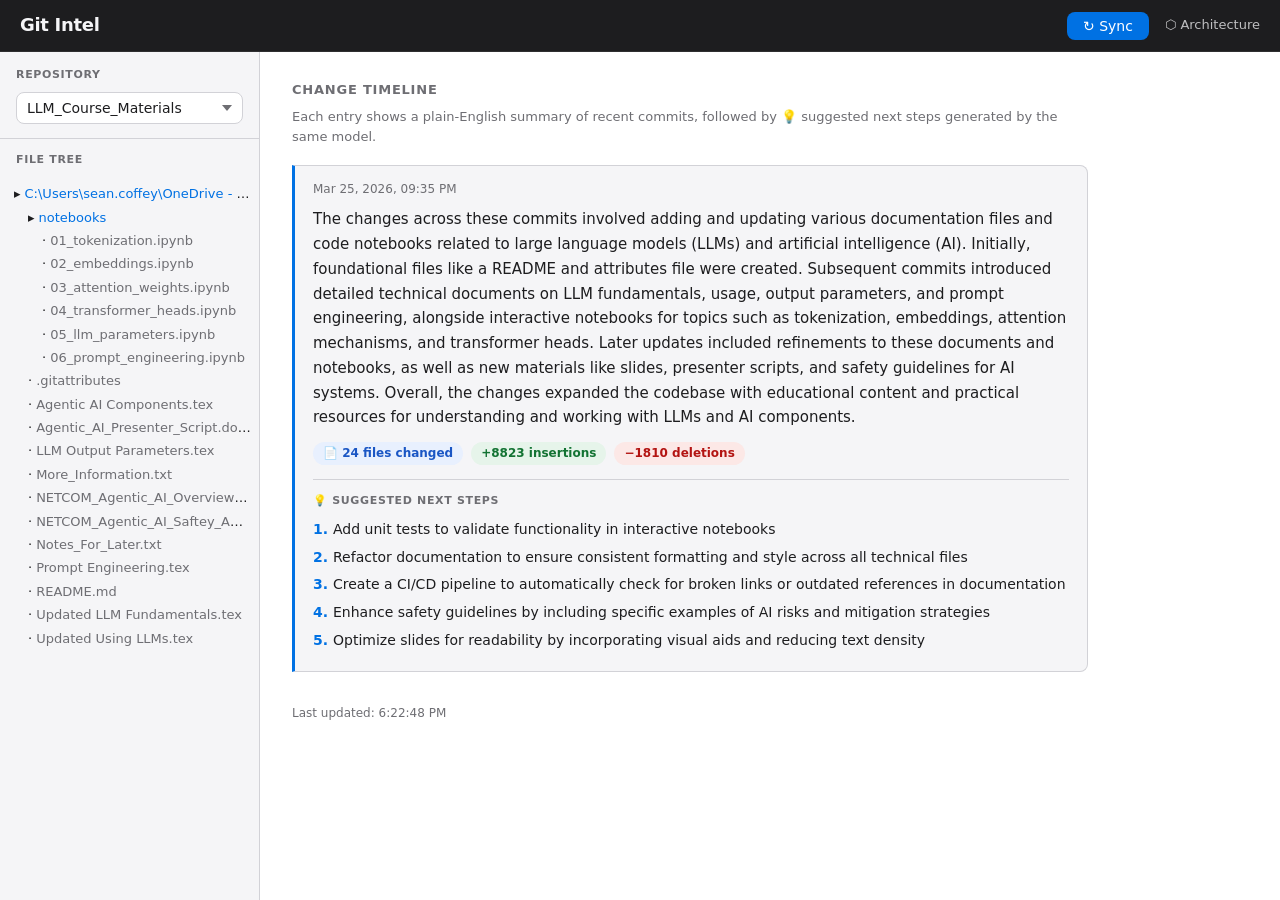
<file: dashboard/index.html>
<!DOCTYPE html>
<html lang="en">
<head>
  <meta charset="UTF-8" />
  <meta name="viewport" content="width=device-width, initial-scale=1.0" />
  <title>Git Intel</title>
  <link rel="stylesheet" href="style.css" />
</head>
<body>

  <!-- ── Top bar ── -->
  <header id="topbar">
    <h1>Git Intel</h1>
    <button id="sync-btn" type="button">↻ Sync</button>
    <a href="diagrams.html" id="diag-link">⬡ Architecture</a>
  </header>

  <!-- ── Layout shell ── -->
  <div id="shell">

    <!-- ── Left sidebar ── -->
    <aside id="sidebar">
      <div id="sidebar-header">Repository</div>

      <select id="repo-select" aria-label="Select repository">
        <option value="">Loading…</option>
      </select>

      <div id="tree-header">File Tree</div>
      <nav id="file-tree" aria-label="File tree"></nav>
    </aside>

    <!-- ── Main content ── -->
    <main id="main">
      <div id="timeline-header">Change Timeline</div>
      <p id="timeline-subheader">Each entry shows a plain-English summary of recent commits, followed by 💡 suggested next steps generated by the same model.</p>
      <div id="timeline" aria-live="polite">
        <p id="empty-state">Loading…</p>
      </div>

      <footer id="footer">
        Last updated: <span id="last-updated">—</span>
      </footer>
    </main>

  </div>

  <script src="app.js"></script>
</body>
</html>
</file>
<file: dashboard/style.css>
/* ── CSS custom properties ── */
:root {
  --bg:           #ffffff;
  --bg-sidebar:   #f5f5f7;
  --bg-topbar:    #1d1d1f;
  --text:         #1d1d1f;
  --text-muted:   #6e6e73;
  --text-topbar:  #f5f5f7;
  --border:       #d2d2d7;
  --accent:       #0071e3;
  --entry-border: #0071e3;
  --badge-files:  #e8f0fe;
  --badge-files-text: #1a56c4;
  --badge-ins:    #e6f4ea;
  --badge-ins-text: #137333;
  --badge-del:    #fce8e6;
  --badge-del-text: #b31412;
  --sidebar-w:    260px;
  --topbar-h:     52px;
  --radius:       8px;
}

@media (prefers-color-scheme: dark) {
  :root {
    --bg:           #1c1c1e;
    --bg-sidebar:   #2c2c2e;
    --bg-topbar:    #111111;
    --text:         #f2f2f7;
    --text-muted:   #98989d;
    --text-topbar:  #f2f2f7;
    --border:       #3a3a3c;
    --accent:       #3a9aff;
    --entry-border: #3a9aff;
    --badge-files:  #1c2e50;
    --badge-files-text: #7eb8ff;
    --badge-ins:    #1a3326;
    --badge-ins-text: #68d491;
    --badge-del:    #3b1a1a;
    --badge-del-text: #f28b82;
  }
}

/* ── Reset & base ── */
*, *::before, *::after { box-sizing: border-box; margin: 0; padding: 0; }

html, body {
  height: 100%;
  font-family: system-ui, -apple-system, sans-serif;
  font-size: 15px;
  line-height: 1.6;
  background: var(--bg);
  color: var(--text);
}

/* ── Top bar ── */
#topbar {
  position: fixed;
  top: 0; left: 0; right: 0;
  height: var(--topbar-h);
  background: var(--bg-topbar);
  color: var(--text-topbar);
  display: flex;
  align-items: center;
  padding: 0 20px;
  gap: 16px;
  z-index: 100;
  border-bottom: 1px solid rgba(255,255,255,0.08);
}

#topbar h1 {
  font-size: 18px;
  font-weight: 600;
  letter-spacing: -0.3px;
  flex: 1;
}

#sync-btn {
  background: var(--accent);
  color: #fff;
  border: none;
  border-radius: var(--radius);
  padding: 6px 16px;
  font-size: 14px;
  font-family: inherit;
  cursor: pointer;
  font-weight: 500;
  transition: opacity 0.15s;
}

#sync-btn:hover { opacity: 0.85; }

#diag-link {
  color: var(--text-topbar);
  font-size: 13px;
  font-weight: 500;
  text-decoration: none;
  opacity: 0.75;
  white-space: nowrap;
}
#diag-link:hover { opacity: 1; text-decoration: underline; }

/* ── Layout shell ── */
#shell {
  display: flex;
  padding-top: var(--topbar-h);
  height: 100%;
}

/* ── Sidebar ── */
#sidebar {
  width: var(--sidebar-w);
  flex-shrink: 0;
  background: var(--bg-sidebar);
  border-right: 1px solid var(--border);
  display: flex;
  flex-direction: column;
  overflow: hidden;
  position: fixed;
  top: var(--topbar-h);
  bottom: 0;
  left: 0;
}

#sidebar-header {
  padding: 14px 16px 8px;
  font-size: 11px;
  font-weight: 600;
  letter-spacing: 0.06em;
  text-transform: uppercase;
  color: var(--text-muted);
}

#repo-select {
  display: block;
  width: calc(100% - 32px);
  margin: 0 16px 14px;
  padding: 7px 10px;
  border: 1px solid var(--border);
  border-radius: var(--radius);
  background: var(--bg);
  color: var(--text);
  font-family: inherit;
  font-size: 14px;
  cursor: pointer;
  outline: none;
  appearance: none;
  -webkit-appearance: none;
  background-image: url("data:image/svg+xml,%3Csvg xmlns='http://www.w3.org/2000/svg' width='10' height='6'%3E%3Cpath d='M0 0l5 6 5-6z' fill='%236e6e73'/%3E%3C/svg%3E");
  background-repeat: no-repeat;
  background-position: right 10px center;
  padding-right: 28px;
}

#repo-select:focus { border-color: var(--accent); }

#tree-header {
  padding: 0 16px 6px;
  font-size: 11px;
  font-weight: 600;
  letter-spacing: 0.06em;
  text-transform: uppercase;
  color: var(--text-muted);
  border-top: 1px solid var(--border);
  padding-top: 12px;
}

#file-tree {
  flex: 1;
  overflow-y: auto;
  padding: 8px 8px 16px;
  font-size: 13px;
}

/* ── File tree nodes ── */
#file-tree ul {
  list-style: none;
  padding-left: 14px;
}

#file-tree > ul { padding-left: 6px; }

#file-tree li {
  line-height: 1.8;
  white-space: nowrap;
  overflow: hidden;
  text-overflow: ellipsis;
  color: var(--text);
}

.tree-dir  { color: var(--accent); font-weight: 500; }
.tree-file { color: var(--text-muted); }
.tree-icon { margin-right: 4px; font-style: normal; }

/* ── Main content ── */
#main {
  margin-left: var(--sidebar-w);
  flex: 1;
  padding: 28px 32px 40px;
  overflow-y: auto;
  max-width: 860px;
}

#timeline-header {
  font-size: 13px;
  font-weight: 600;
  letter-spacing: 0.06em;
  text-transform: uppercase;
  color: var(--text-muted);
  margin-bottom: 6px;
}

#timeline-subheader {
  font-size: 13px;
  color: var(--text-muted);
  margin-bottom: 18px;
  line-height: 1.55;
}

/* ── Timeline entries ── */
.entry {
  border-left: 3px solid var(--entry-border);
  padding: 14px 18px;
  margin-bottom: 20px;
  border-radius: 0 var(--radius) var(--radius) 0;
  background: var(--bg-sidebar);
  border-top: 1px solid var(--border);
  border-right: 1px solid var(--border);
  border-bottom: 1px solid var(--border);
}

.entry-date {
  font-size: 12px;
  color: var(--text-muted);
  margin-bottom: 8px;
  font-weight: 500;
}

.entry-summary {
  font-size: 15px;
  line-height: 1.65;
  color: var(--text);
  margin-bottom: 12px;
}

.entry-badges {
  display: flex;
  gap: 8px;
  flex-wrap: wrap;
}

/* ── Next-steps section ── */
.entry-next-steps {
  margin-top: 14px;
  padding-top: 12px;
  border-top: 1px solid var(--border);
}

.entry-steps-header {
  font-size: 11px;
  font-weight: 600;
  letter-spacing: 0.06em;
  text-transform: uppercase;
  color: var(--text-muted);
  margin-bottom: 8px;
}

.steps-list {
  margin: 0;
  padding-left: 20px;
  font-size: 14px;
  line-height: 1.7;
  color: var(--text);
}

.steps-list li {
  margin-bottom: 4px;
}

.steps-list li::marker {
  color: var(--accent);
  font-weight: 600;
}

/* ── Stat badges ── */
.badge {
  display: inline-block;
  padding: 2px 10px;
  border-radius: 999px;
  font-size: 12px;
  font-weight: 600;
  line-height: 1.6;
  white-space: nowrap;
}

.badge-files { background: var(--badge-files); color: var(--badge-files-text); }
.badge-ins   { background: var(--badge-ins);   color: var(--badge-ins-text);   }
.badge-del   { background: var(--badge-del);   color: var(--badge-del-text);   }

/* ── Empty / error state ── */
#empty-state {
  color: var(--text-muted);
  font-size: 15px;
  margin-top: 40px;
  line-height: 1.7;
}

/* ── Footer ── */
#footer {
  margin-top: 32px;
  font-size: 12px;
  color: var(--text-muted);
}

/* ── Scrollbar (WebKit) ── */
::-webkit-scrollbar { width: 6px; }
::-webkit-scrollbar-track { background: transparent; }
::-webkit-scrollbar-thumb { background: var(--border); border-radius: 3px; }

/* ── Responsive: collapse sidebar above content below 700px ── */
@media (max-width: 700px) {
  #shell { flex-direction: column; }

  #sidebar {
    position: static;
    width: 100%;
    border-right: none;
    border-bottom: 1px solid var(--border);
  }

  #file-tree { max-height: 220px; }

  #main {
    margin-left: 0;
    padding: 20px 16px 32px;
  }
}
</file>
